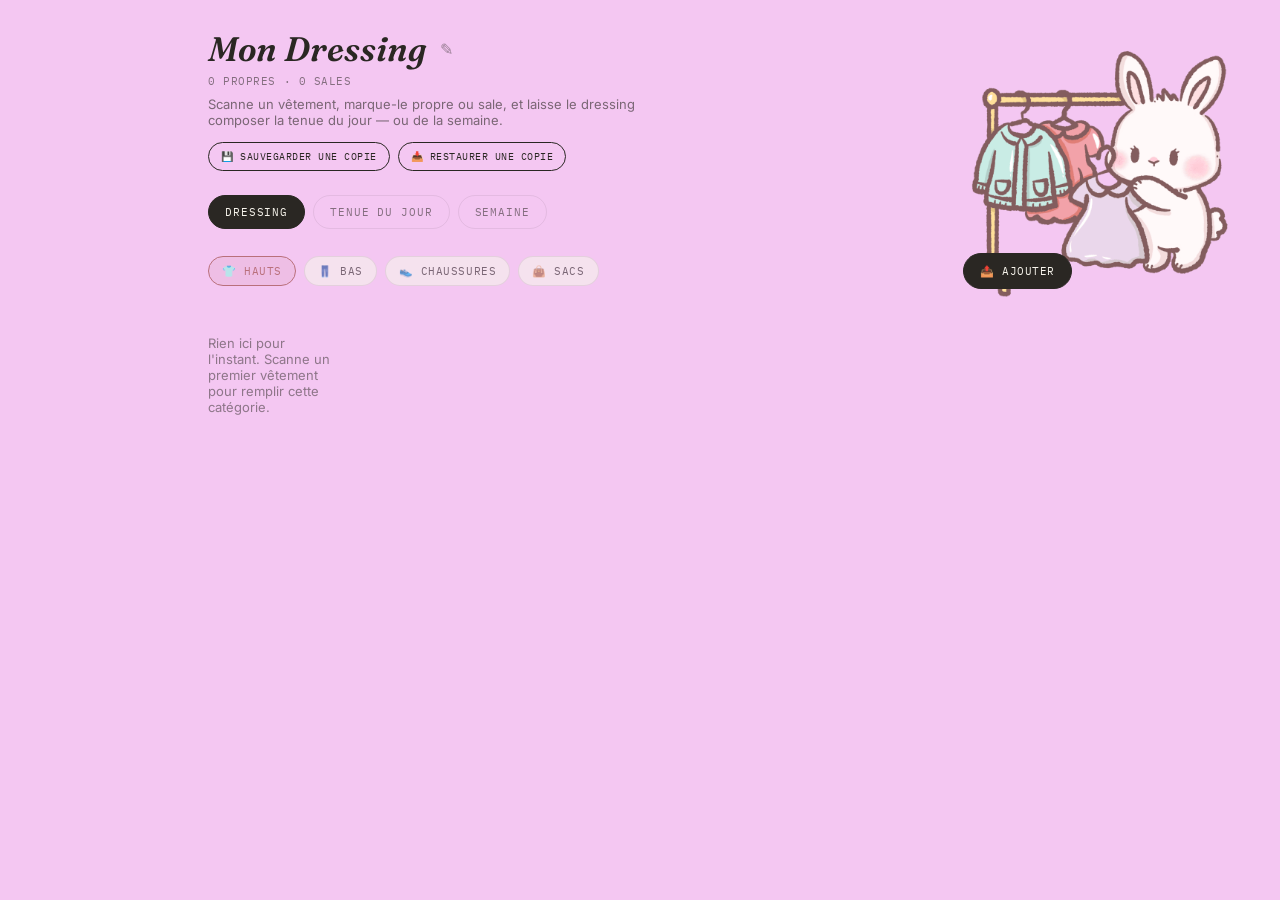
<file: index.html>
<!DOCTYPE html>
<html lang="fr">
<head>
<meta charset="UTF-8" />
<meta name="viewport" content="width=device-width, initial-scale=1.0" />
<title>Mon Dressing</title>

<!-- Polices (optionnel : si pas d'internet, une police système de remplacement sera utilisée) -->
<link rel="preconnect" href="https://fonts.googleapis.com">
<link href="https://fonts.googleapis.com/css2?family=Fraunces:ital,opsz,wght@0,9..144,400;0,9..144,600;1,9..144,500&family=Inter:wght@400;500;600&family=IBM+Plex+Mono:wght@500&display=swap" rel="stylesheet">

<link rel="stylesheet" href="style.css" />
</head>
<body>

  <div class="page">
    <img src="backgrounds_pictures/bunnie.webp" class="side-image" alt="" />

    <!-- ===== En-tête : titre modifiable + compteur propre/sale ===== -->
    <header class="header">
      <div class="title-row">
        <h1 id="title-display" class="title">Mon Dressing</h1>
        <input id="title-input" class="title-input hidden" type="text" value="Mon Dressing" />
        <button id="title-edit-btn" class="icon-btn" title="Modifier le titre">✎</button>
        <button id="title-save-btn" class="icon-btn hidden" title="Valider">✓</button>
      </div>
      <div id="counter" class="counter">0 propres · 0 sales</div>
      <p class="subtitle">Scanne un vêtement, marque-le propre ou sale, et laisse le dressing composer la tenue du jour — ou de la semaine.</p>

      <div class="backup-row">
        <button id="export-btn" class="btn ghost small">💾 Sauvegarder une copie</button>
        <button id="import-btn" class="btn ghost small">📥 Restaurer une copie</button>
        <input id="import-input" type="file" accept="application/json" class="hidden" />
      </div>
    </header>

    <!-- ===== Onglets ===== -->
    <nav class="tabs">
      <button class="tab active" data-tab="dressing">Dressing</button>
      <button class="tab" data-tab="tenue">Tenue du jour</button>
      <button class="tab" data-tab="semaine">Semaine</button>
    </nav>

    <div id="save-error" class="save-error hidden"></div>

    <!-- ===== Contenu de chaque onglet (rempli par app.js) ===== -->
    <main id="tab-dressing" class="tab-panel">

      <div class="dressing-toolbar">
        <div id="category-chips" class="chips"></div>
        <button id="toggle-form-btn" class="btn">📤 Ajouter</button>
      </div>

      <form id="add-form" class="add-form hidden">
        <label class="field-label">Photo du vêtement</label>
        <input id="photo-input" type="file" accept="image/*" class="input" />
        <img id="photo-preview" class="photo-preview hidden" alt="aperçu" />

        <label class="field-label">Nom</label>
        <input id="name-input" class="input" type="text" placeholder="ex. Pull col roulé beige" />

        <label class="field-label">Catégorie</label>
        <select id="category-select" class="input"></select>

        <label class="field-label">Couleur / matière (optionnel)</label>
        <input id="color-input" class="input" type="text" placeholder="ex. beige, laine" />

        <button type="submit" id="add-item-btn" class="btn" disabled>✓ Ajouter au dressing</button>
      </form>

      <div id="items-grid" class="items-grid"></div>
    </main>

    <main id="tab-tenue" class="tab-panel hidden">
      <div class="tenue-actions">
        <button id="random-outfit-btn" class="btn">🔀 Tenue aléatoire</button>
        <button id="reset-outfit-btn" class="btn ghost">↺ Réinitialiser</button>
      </div>
      <div id="outfit-reels" class="reel-stack"></div>
      <div class="assign-row">
        <span class="assign-label">Ajouter cette tenue au planning :</span>
        <div id="assign-days" class="chips"></div>
      </div>
    </main>

    <main id="tab-semaine" class="tab-panel hidden">
      <div id="week-grid" class="week-grid"></div>
      <div class="hint">✦ Seuls les vêtements marqués « propre » apparaissent dans les menus.</div>
    </main>

  </div>

  <script src="app.js"></script>
</body>
</html>
</file>
<file: style.css>
/* ==========================================================
   VARIABLES — change les couleurs ici, tout le reste suit
   ========================================================== */
:root {
  --bg: #f4c7f2;      /* fond général */
  --ink: #2A2723;     /* texte principal */
  --paper: #F7F4EC;   /* fond des cartes / champs */
  --rose: #B9707B;    /* accent (chip active) */
  --sage: #7C8B6F;    /* "propre" */
  --rust: #A85C41;    /* "sale" / erreurs */
  --line: rgba(42,39,35,0.14);
}

* { box-sizing: border-box; }

body {
  margin: 0;
  background: var(--bg);
  color: var(--ink);
  font-family: 'Inter', sans-serif;
  background-attachment: fixed;

}

.page {
  max-width: 900px;
  margin: 0 auto;
  padding: 28px 18px 60px;
  position: relative;
}

.side-image {
  position: absolute;
  top: 40px;
  right: -140px;   /* négatif = dépasse un peu sur la droite, ajuste à ton goût */
  width: 260px;     /* taille de l'image, ajuste à ton goût */
  border-radius: 16px;
  z-index: -1;      /* passe derrière le texte et les boutons */
  pointer-events: none; /* pour ne jamais gêner les clics */
}

/* Cache l'image sur petit écran (tablette/mobile) pour ne pas gêner la lecture */
@media (max-width: 1100px) {
  .side-image { display: none; }
}

.hidden { display: none !important; }

/* ==========================================================
   EN-TÊTE
   ========================================================== */
.title-row {
  display: flex;
  align-items: center;
  gap: 8px;
  flex-wrap: wrap;
}

.title {
  font-family: 'Fraunces', serif;
  font-style: italic;
  font-weight: 600;
  font-size: 34px;
  margin: 0;
}

.title-input {
  font-family: 'Fraunces', serif;
  font-style: italic;
  font-weight: 600;
  font-size: 30px;
  width: 260px;
  background: transparent;
  border: 1px solid var(--line);
  border-radius: 8px;
  padding: 4px 8px;
  color: var(--ink);
}

.icon-btn {
  background: none;
  border: none;
  cursor: pointer;
  opacity: 0.45;
  font-size: 16px;
  color: var(--ink);
}

.counter {
  font-family: 'IBM Plex Mono', monospace;
  font-size: 11px;
  letter-spacing: 0.05em;
  text-transform: uppercase;
  opacity: 0.55;
  margin-top: 4px;
}

.subtitle {
  margin: 8px 0 0;
  opacity: 0.6;
  font-size: 13px;
  max-width: 480px;
}

.backup-row {
  display: flex;
  gap: 8px;
  flex-wrap: wrap;
  margin-top: 14px;
}

.btn.small {
  padding: 7px 12px;
  font-size: 10px;
}

/* ==========================================================
   ONGLETS
   ========================================================== */
.tabs {
  display: flex;
  gap: 8px;
  flex-wrap: wrap;
  margin: 24px 0;
}

.tab {
  font-family: 'IBM Plex Mono', monospace;
  font-size: 11px;
  letter-spacing: 0.08em;
  text-transform: uppercase;
  padding: 9px 16px;
  border-radius: 20px;
  border: 1px solid var(--line);
  background: transparent;
  color: var(--ink);
  cursor: pointer;
  opacity: 0.55;
}

.tab.active {
  background: var(--ink);
  color: var(--paper);
  opacity: 1;
  border-color: var(--ink);
}

.save-error {
  margin-bottom: 16px;
  font-size: 12px;
  color: var(--rust);
  font-family: 'IBM Plex Mono', monospace;
}

/* ==========================================================
   BOUTONS / CHIPS / CHAMPS (réutilisés partout)
   ========================================================== */
.btn {
  font-family: 'IBM Plex Mono', monospace;
  font-size: 11px;
  letter-spacing: 0.05em;
  text-transform: uppercase;
  padding: 10px 16px;
  border-radius: 20px;
  border: 1px solid var(--ink);
  background: var(--ink);
  color: var(--paper);
  cursor: pointer;
  display: inline-flex;
  align-items: center;
  gap: 7px;
}
.btn.ghost { background: transparent; color: var(--ink); }
.btn:disabled { opacity: 0.5; cursor: not-allowed; }

.chips { display: flex; gap: 8px; flex-wrap: wrap; }

.chip {
  font-family: 'IBM Plex Mono', monospace;
  font-size: 11px;
  letter-spacing: 0.05em;
  text-transform: uppercase;
  padding: 7px 13px;
  border-radius: 20px;
  border: 1px solid var(--line);
  background: var(--paper);
  color: var(--ink);
  cursor: pointer;
  opacity: 0.6;
  display: flex;
  align-items: center;
  gap: 6px;
}
.chip.active {
  opacity: 1;
  border-color: var(--rose);
  color: var(--rose);
  background: rgba(185,112,123,0.1);
}

.input {
  font-family: 'Inter', sans-serif;
  font-size: 13px;
  padding: 9px 10px;
  border-radius: 8px;
  border: 1px solid var(--line);
  background: var(--paper);
  color: var(--ink);
  width: 100%;
}

select.input {
  font-family: 'IBM Plex Mono', monospace;
  font-size: 12px;
}

.field-label {
  font-family: 'IBM Plex Mono', monospace;
  font-size: 10px;
  letter-spacing: 0.05em;
  text-transform: uppercase;
  opacity: 0.6;
}

/* ==========================================================
   ONGLET DRESSING
   ========================================================== */
.dressing-toolbar {
  display: flex;
  justify-content: space-between;
  align-items: center;
  gap: 10px;
  margin-bottom: 16px;
  flex-wrap: wrap;
}

.add-form {
  background: var(--paper);
  border: 1px solid var(--line);
  border-radius: 14px;
  padding: 18px;
  margin-bottom: 22px;
  display: grid;
  gap: 8px;
  max-width: 420px;
}

.photo-preview {
  width: 90px;
  height: 90px;
  object-fit: cover;
  border-radius: 8px;
}

.items-grid {
  display: grid;
  grid-template-columns: repeat(auto-fill, minmax(128px, 1fr));
  gap: 16px;
}
@media (max-width: 480px) {
  .items-grid { grid-template-columns: repeat(2, 1fr); }
}

.empty-msg {
  opacity: 0.5;
  font-size: 13px;
  padding: 30px 0;
}

/* --- Carte "étiquette" pour un vêtement --- */
.tag-card {
  position: relative;
  background: var(--paper);
  border: 1px solid var(--line);
  border-radius: 3px 3px 12px 12px;
  padding: 22px 12px 12px;
  box-shadow: 0 4px 10px rgba(42,39,35,0.08);
  display: flex;
  flex-direction: column;
  gap: 8px;
  transition: transform 0.15s ease;
}
.tag-card:nth-child(odd) { transform: rotate(-1.1deg); }
.tag-card:nth-child(even) { transform: rotate(1deg); }
.tag-card:hover { transform: rotate(0deg) translateY(-2px); }

.tag-card::before {
  content: '';
  position: absolute;
  top: 8px;
  left: 50%;
  transform: translateX(-50%);
  width: 9px;
  height: 9px;
  border-radius: 50%;
  background: var(--bg);
  border: 2px solid var(--line);
}

.tag-photo {
  width: 100%;
  aspect-ratio: 1;
  border-radius: 6px;
  overflow: hidden;
  background: #e4dfd2;
  display: flex;
  align-items: center;
  justify-content: center;
  font-size: 26px;
}
.tag-photo img { width: 100%; height: 100%; object-fit: cover; }
.tag-photo img.dirty { opacity: 0.45; }

.tag-name { font-size: 13px; font-weight: 600; line-height: 1.2; }
.tag-color {
  font-family: 'IBM Plex Mono', monospace;
  font-size: 10px;
  letter-spacing: 0.04em;
  opacity: 0.6;
  text-transform: uppercase;
}

.tag-actions { display: flex; gap: 6px; margin-top: 2px; }

.dirty-toggle {
  flex: 1;
  font-family: 'IBM Plex Mono', monospace;
  font-size: 10px;
  letter-spacing: 0.05em;
  text-transform: uppercase;
  padding: 6px;
  border-radius: 20px;
  cursor: pointer;
  border: 1px solid var(--sage);
  background: rgba(124,139,111,0.12);
  color: var(--sage);
}
.dirty-toggle.is-dirty {
  border-color: var(--rust);
  background: rgba(168,92,65,0.1);
  color: var(--rust);
}

.delete-btn {
  width: 30px;
  border: 1px solid var(--line);
  border-radius: 20px;
  background: transparent;
  opacity: 0.55;
  cursor: pointer;
}

/* ==========================================================
   ONGLET TENUE DU JOUR
   ========================================================== */
.tenue-actions { display: flex; gap: 10px; margin-bottom: 22px; flex-wrap: wrap; }

/* --- Bobines verticales (style "machine à sous"), une par catégorie,
       empilées haut → bas → chaussures → accessoires, centrées sur la page --- */
.reel-stack {
  display: flex;
  flex-direction: column;
  align-items: center;
  gap: 18px;
  max-width: 340px;
  margin: 0 auto 30px;
}

.reel-row {
  display: flex;
  align-items: center;
  justify-content: center;
  gap: 12px;
  width: 100%;
}

.reel-arrow {
  flex: 0 0 auto;
  width: 40px;
  height: 40px;
  border-radius: 50%;
  border: 1px solid var(--line);
  background: var(--paper);
  color: var(--ink);
  font-size: 18px;
  line-height: 1;
  cursor: pointer;
  display: flex;
  align-items: center;
  justify-content: center;
}
.reel-arrow:disabled { opacity: 0.3; cursor: not-allowed; }
.reel-arrow:not(:disabled):hover { border-color: var(--rose); color: var(--rose); }

.reel-card {
  flex: 1 1 auto;
  max-width: 220px;
  background: var(--paper);
  border: 1px solid var(--line);
  border-radius: 14px;
  padding: 14px;
  text-align: center;
  box-shadow: 0 4px 10px rgba(42,39,35,0.08);
}

.reel-label {
  font-family: 'IBM Plex Mono', monospace;
  font-size: 10px;
  letter-spacing: 0.06em;
  text-transform: uppercase;
  opacity: 0.5;
  margin-bottom: 8px;
}

.reel-photo {
  width: 100%;
  aspect-ratio: 1;
  border-radius: 8px;
  overflow: hidden;
  background: #e4dfd2;
  display: flex;
  align-items: center;
  justify-content: center;
  font-size: 34px;
}
.reel-photo img { width: 100%; height: 100%; object-fit: cover; }

.reel-name {
  font-size: 13px;
  font-weight: 600;
  margin-top: 8px;
  min-height: 1.2em;
}

.reel-count {
  font-family: 'IBM Plex Mono', monospace;
  font-size: 10px;
  opacity: 0.4;
  margin-top: 2px;
}

.reel-empty {
  font-size: 12px;
  opacity: 0.45;
  padding: 20px 0;
}

.assign-row { display: flex; align-items: center; gap: 8px; flex-wrap: wrap; }
.assign-label { font-size: 12px; opacity: 0.6; }

/* ==========================================================
   ONGLET SEMAINE
   ========================================================== */
.week-grid { display: grid; gap: 14px; }

.week-day {
  background: var(--paper);
  border: 1px solid var(--line);
  border-radius: 14px;
  padding: 16px;
}

.week-day-title {
  font-family: 'Fraunces', serif;
  font-style: italic;
  font-size: 18px;
  margin-bottom: 10px;
}

.week-day-selects {
  display: grid;
  grid-template-columns: repeat(auto-fit, minmax(150px, 1fr));
  gap: 10px;
}

.hint {
  font-size: 11px;
  opacity: 0.45;
  display: flex;
  align-items: center;
  gap: 6px;
  margin-top: 4px;
}
</file>
